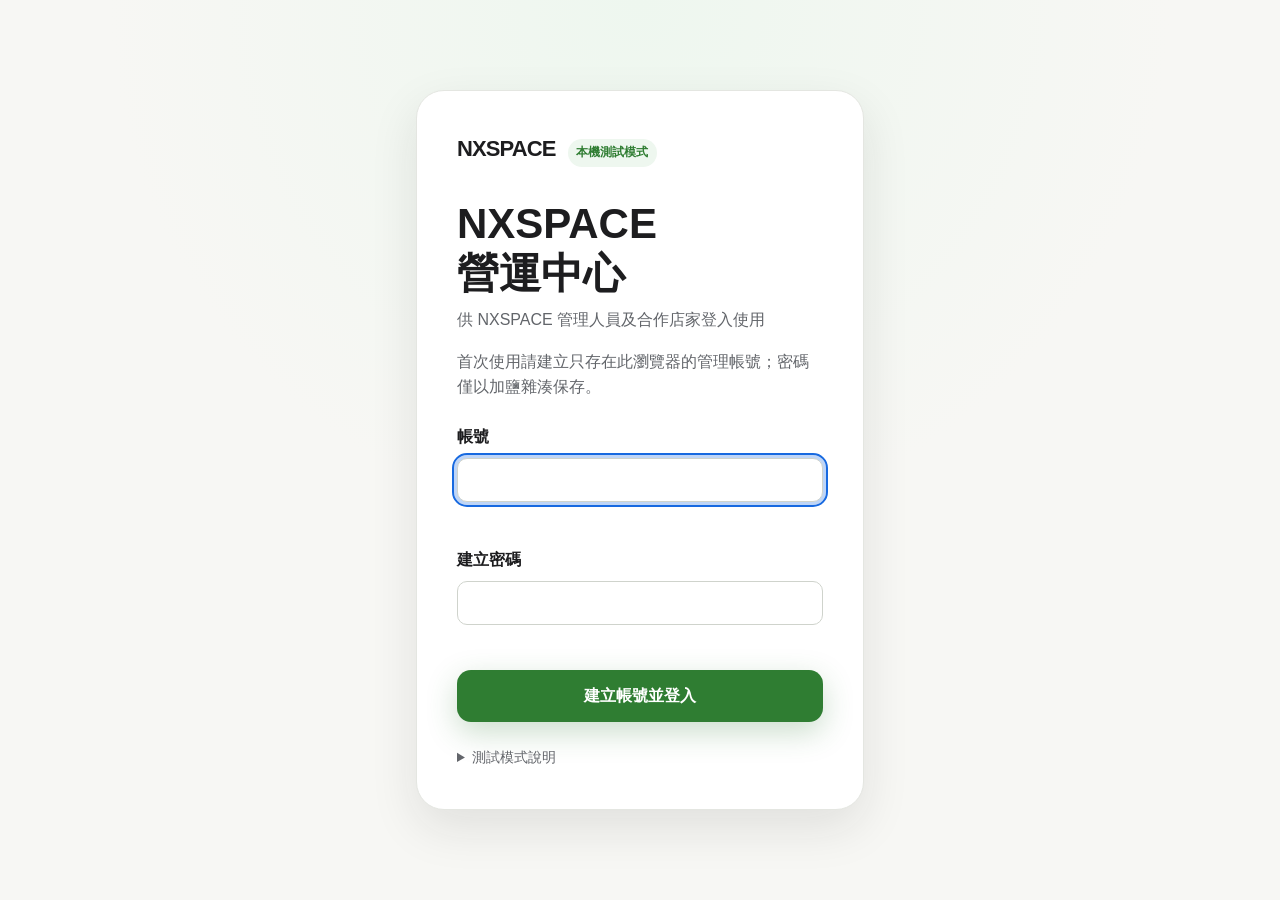
<file: admin/index.html>
<!DOCTYPE html>
<html lang="zh-Hant-TW">
<head>
  <meta charset="UTF-8">
  <meta name="viewport" content="width=device-width, initial-scale=1.0">
  <meta name="description" content="NXSPACE 本機 Demo 管理後台">
  <meta name="robots" content="noindex, nofollow">
  <meta name="theme-color" content="#20231f">
  <title>NXSPACE Dashboard</title>
  <link rel="stylesheet" href="../css/main.css">
  <link rel="stylesheet" href="../css/pages/dashboard.css">
</head>
<body class="dashboard-body">
  <div id="admin-app"></div>
  <div id="admin-live-region" class="sr-only" aria-live="polite"></div>
  <script type="module" src="../js/admin/admin-app.js"></script>
</body>
</html>
</file>
<file: css/main.css>
/* NXSPACE stylesheet entry point. Import order follows cascade ownership. */

@import "./tokens.css";
@import "./base.css";
@import "./layout.css";
@import "./utilities.css";

@import "./components/button.css";
@import "./components/badge.css";
@import "./components/header.css";
@import "./components/navigation.css";
@import "./components/footer.css";
@import "./components/hero.css";
@import "./components/section.css";
@import "./components/card.css";
@import "./components/event-card.css";
@import "./components/vendor-card.css";
@import "./components/product-card.css";
@import "./components/quick-entry-card.css";

@import "./pages/home.css";
@import "./pages/public-pages.css";
@import "./pages/rental-flows.css";
</file>
<file: css/pages/dashboard.css>
:root { --admin-sidebar: 17rem; --admin-sidebar-collapsed: 5rem; --admin-topbar: 4.25rem; }
.dashboard-body { margin: 0; background: var(--color-canvas); color: var(--color-text); }
.dashboard-body.is-admin-locked { overflow: hidden; }
.admin-auth-page { min-height: 100dvh; display: grid; place-items: center; padding: var(--space-6); background: radial-gradient(circle at 50% 0%, var(--color-surface-accent), var(--color-canvas) 48%); }
.admin-auth-card { width: min(100%, 28rem); padding: clamp(1.5rem, 5vw, 2.5rem); border: 1px solid var(--color-border); border-radius: var(--radius-2xl); background: var(--color-surface); box-shadow: var(--shadow-lg); }
.admin-auth-brand { display: inline-block; color: var(--color-text); font-weight: var(--font-weight-extrabold); letter-spacing: -.04em; text-decoration: none; font-size: var(--font-size-xl); }
.mode-chip { display: inline-flex; margin-left: var(--space-3); padding: .25rem .55rem; border-radius: var(--radius-pill); background: var(--color-surface-accent); color: var(--color-primary); font-size: var(--font-size-xs); font-weight: var(--font-weight-bold); }
.admin-auth-card h1 { margin: var(--space-8) 0 var(--space-2); font-size: var(--font-size-2xl); }
.admin-auth-card > p, .admin-page-header p, .admin-panel-heading p { color: var(--color-text-muted); }
.admin-auth-card form { display: grid; gap: var(--space-5); margin-top: var(--space-6); }
.admin-auth-card details { margin-top: var(--space-6); color: var(--color-text-muted); font-size: var(--font-size-sm); }
.admin-form-message { padding: var(--space-3); margin-top: var(--space-4); border-radius: var(--radius-md); background: #fef2f2; color: var(--color-danger); }
.admin-submit { width: 100%; }
.admin-shell { min-height: 100dvh; display: grid; grid-template-columns: var(--admin-sidebar) minmax(0, 1fr); transition: grid-template-columns var(--duration-normal) var(--easing-standard); }
.admin-shell.is-collapsed { grid-template-columns: var(--admin-sidebar-collapsed) minmax(0,1fr); }
.admin-sidebar { position: sticky; top: 0; z-index: var(--z-header); height: 100dvh; display: flex; flex-direction: column; gap: var(--space-4); padding: var(--space-4); overflow: hidden; background: #20231f; color: #fff; }
.admin-brand { min-height: 3rem; display: flex; align-items: center; gap: var(--space-3); padding: var(--space-2); white-space: nowrap; }
.admin-brand-mark { min-width: 2.5rem; height: 2.5rem; display: grid; place-items: center; border-radius: var(--radius-md); background: var(--color-primary); font-weight: 800; }
.admin-brand small { display: block; color: #aeb5ac; font-size: .65rem; letter-spacing: .12em; }
.admin-nav { display: grid; align-content: start; gap: var(--space-1); flex: 1; min-height: 0; overflow-y: auto; overscroll-behavior: contain; scrollbar-width: thin; }
.admin-nav-group { display: grid; gap: var(--space-1); }
.admin-workspace-group > summary { cursor: pointer; list-style: none; font-weight: 700; }
.admin-workspace-group > summary::-webkit-details-marker { display: none; }
.admin-workspace-group[open] > summary { color: #fff; background: rgb(255 255 255 / .06); }
.admin-workspace-links { padding-left: var(--space-3); }
.admin-workspace-group > summary a { color: inherit; text-decoration: none; }
.is-collapsed .admin-workspace-links { padding-left: 0; }
.admin-nav-group-title { margin: var(--space-4) var(--space-3) var(--space-1); color: #8f998d; font-size: .68rem; letter-spacing: .12em; }
.admin-nav-link { min-height: var(--touch-target); display: flex; align-items: center; gap: var(--space-3); padding: var(--space-2) var(--space-3); border-radius: var(--radius-md); color: #d8ddd6; text-decoration: none; white-space: nowrap; }
.admin-nav-link > span:first-child { min-width: 1.5rem; text-align: center; }
.admin-nav-link:hover, .admin-nav-link:focus-visible { background: rgb(255 255 255 / .08); color: #fff; }
.admin-nav-link.is-active { background: var(--color-primary); color: #fff; }
.is-collapsed .admin-nav-label { opacity: 0; pointer-events: none; }
.admin-workspace { min-width: 0; }
.admin-topbar { min-height: var(--admin-topbar); position: sticky; top: 0; z-index: 90; display: flex; align-items: center; justify-content: space-between; gap: var(--space-4); padding: var(--space-2) var(--page-gutter); border-bottom: 1px solid var(--color-border); background: var(--color-surface-glass); backdrop-filter: blur(18px); }
.admin-topbar-start, .admin-topbar-actions { display: flex; align-items: center; gap: var(--space-2); min-width: 0; }
[data-admin-breadcrumb] { color: var(--color-text-muted); font-size: var(--font-size-sm); white-space: nowrap; overflow: hidden; text-overflow: ellipsis; }
.admin-icon-button, .admin-user-button { min-width: var(--touch-target); min-height: var(--touch-target); display: inline-flex; align-items: center; justify-content: center; gap: var(--space-2); border: 1px solid var(--color-border); border-radius: var(--radius-md); background: var(--color-surface); color: var(--color-text); cursor: pointer; }
.admin-user-button { padding: 0 var(--space-3); }
.admin-avatar { width: 1.75rem; height: 1.75rem; display: grid; place-items: center; border-radius: 50%; background: var(--color-primary); color: #fff; font-size: var(--font-size-xs); }
.admin-user-menu { position: absolute; right: var(--page-gutter); top: calc(100% - .25rem); width: 14rem; max-width: calc(100vw - 2 * var(--page-gutter)); max-height: 80dvh; overflow-y: auto; overflow-wrap: anywhere; padding: var(--space-4); border: 1px solid var(--color-border); border-radius: var(--radius-lg); background: var(--color-surface); box-shadow: var(--shadow-md); }
.admin-user-menu small { display: block; color: var(--color-text-muted); }
.admin-user-menu [hidden] { display: none !important; }
.admin-user-menu form { display: grid; gap: .75rem; }
.admin-user-menu input { width: 100%; min-width: 0; }
.admin-user-menu button { width: 100%; min-height: var(--touch-target); margin-top: var(--space-3); border: 0; border-radius: var(--radius-md); color: var(--color-danger); cursor: pointer; }
.admin-global-search input { width: clamp(8rem, 18vw, 16rem); }
.admin-mobile-menu { display: none; }
.admin-main { min-height: calc(100dvh - var(--admin-topbar)); padding: clamp(1rem, 3vw, 2.5rem) var(--page-gutter); outline: none; }
#admin-page { max-width: 90rem; margin: auto; }
.admin-footer { max-width: 90rem; margin: var(--space-16) auto 0; padding-top: var(--space-6); border-top: 1px solid var(--color-border); color: var(--color-text-muted); font-size: var(--font-size-sm); }
.admin-page-header { display: flex; align-items: flex-start; justify-content: space-between; gap: var(--space-6); margin-bottom: var(--space-8); }
.admin-page-header h1 { margin: var(--space-1) 0; font-size: var(--font-size-2xl); }
.admin-eyebrow { color: var(--color-primary); font-size: var(--font-size-xs); font-weight: 800; letter-spacing: .14em; }
.admin-kpi-grid { display: grid; grid-template-columns: repeat(3,minmax(0,1fr)); gap: var(--space-4); }
.admin-kpi-grid article, .admin-panel { padding: var(--space-5); border: 1px solid var(--color-border); border-radius: var(--radius-xl); background: var(--color-surface); box-shadow: var(--shadow-sm); }
.admin-kpi-grid article { display: grid; gap: var(--space-2); }
.admin-kpi-grid span, .admin-kpi-grid small { color: var(--color-text-muted); }
.admin-kpi-grid strong { font-size: 2rem; }
.admin-home-grid { display: grid; grid-template-columns: minmax(0, .85fr) minmax(0, 1.15fr); gap: var(--space-5); margin-top: var(--space-5); }
.admin-panel-heading h2 { margin: 0; }
.admin-quick-actions { display: grid; grid-template-columns: repeat(2,minmax(0,1fr)); gap: var(--space-3); margin-top: var(--space-5); }
.admin-quick-actions a { min-height: var(--touch-target); display: flex; align-items: center; padding: var(--space-3); border: 1px solid var(--color-border); border-radius: var(--radius-md); color: var(--color-text); text-decoration: none; }
.admin-quick-actions a:hover { border-color: var(--color-primary); background: var(--color-surface-accent); }
.admin-activity-list { padding: 0; margin: var(--space-4) 0 0; list-style: none; }
.admin-activity-list li { display: grid; grid-template-columns: 5rem 1fr auto; gap: var(--space-3); padding: var(--space-3) 0; border-top: 1px solid var(--color-border); font-size: var(--font-size-sm); }
.admin-activity-list li span, .admin-activity-list time { color: var(--color-text-muted); }
.operations-agenda { display: grid; }
.operations-agenda article { min-width: 0; display: grid; grid-template-columns: 8rem minmax(0,1fr) auto; align-items: center; gap: var(--space-4); padding: var(--space-4) 0; border-top: 1px solid var(--color-border); }
.operations-agenda article > div { min-width: 0; display: grid; gap: var(--space-1); }
.operations-agenda article span { color: var(--color-text-muted); overflow-wrap: anywhere; }
.operations-tasks { margin: 0; padding: 0; list-style: none; }
.operations-tasks li { min-height: var(--touch-target); display: flex; align-items: center; justify-content: space-between; gap: var(--space-3); border-top: 1px solid var(--color-border); }
.merchant-operations-grid { display: grid; grid-template-columns: repeat(auto-fit,minmax(min(100%,20rem),1fr)); gap: var(--space-4); }
.merchant-operations-grid article { padding: var(--space-4); border: 1px solid var(--color-border); border-radius: var(--radius-lg); }
.merchant-operations-grid dl { display: grid; gap: var(--space-2); }
.merchant-operations-grid dl div { display: grid; grid-template-columns: minmax(7rem,.7fr) minmax(0,1fr); gap: var(--space-3); }
.merchant-operations-grid dd { margin: 0; overflow-wrap: anywhere; }
.venue-activity-list { display: grid; grid-template-columns: repeat(auto-fit,minmax(min(100%,24rem),1fr)); gap: var(--space-4); margin-top: var(--space-5); }
.venue-activity-card { min-width: 0; padding: var(--space-5); border: 1px solid var(--color-border); border-radius: var(--radius-xl); background: var(--color-surface); }
.venue-activity-card header { display: flex; align-items: flex-start; justify-content: space-between; gap: var(--space-3); }
.venue-activity-card header > div { min-width: 0; }
.venue-activity-card h2 { margin: var(--space-1) 0; overflow-wrap: anywhere; }
.venue-activity-card dl { display: grid; gap: var(--space-2); }
.venue-activity-card dl div { display: grid; grid-template-columns: 7rem minmax(0,1fr); gap: var(--space-3); border-top: 1px solid var(--color-border); padding-top: var(--space-2); }
.venue-activity-card dd { margin: 0; overflow-wrap: anywhere; }
.venue-section-form fieldset { display: grid; grid-template-columns: repeat(2,minmax(0,1fr)); gap: var(--space-4); margin: 0; padding: var(--space-5); border: 1px solid var(--color-border); border-radius: var(--radius-lg); }
.venue-section-form legend { padding-inline: var(--space-2); font-weight: var(--font-weight-bold); }
.venue-section-form .check-field { min-height: var(--touch-target); display: flex; align-items: center; gap: var(--space-2); }
.commerce-card-grid { display: grid; grid-template-columns: repeat(auto-fit,minmax(min(100%,20rem),1fr)); gap: var(--space-4); margin-top: var(--space-5); }
.commerce-card { min-width: 0; display: grid; align-content: start; gap: var(--space-3); padding: var(--space-5); border: 1px solid var(--color-border); border-radius: var(--radius-xl); background: var(--color-surface); }
.commerce-card img { width: 100%; aspect-ratio: 1; object-fit: cover; border-radius: var(--radius-lg); background: var(--color-surface-muted); }
.commerce-card h2, .commerce-card p { margin: 0; overflow-wrap: anywhere; }
.commerce-card details { padding: var(--space-3); border-radius: var(--radius-md); background: var(--color-surface-muted); }
.commerce-section-form fieldset { display: grid; grid-template-columns: repeat(2,minmax(0,1fr)); gap: var(--space-4); padding: var(--space-5); border: 1px solid var(--color-border); border-radius: var(--radius-lg); }
.commerce-section-form legend { padding-inline: var(--space-2); font-weight: var(--font-weight-bold); }
.commerce-section-form .check-field { min-height: var(--touch-target); display: flex; align-items: center; gap: var(--space-2); }
[data-image-preview] { width: min(100%,24rem); aspect-ratio: 1; object-fit: cover; border-radius: var(--radius-lg); }
[data-image-info] { display: grid; grid-template-columns: repeat(2,minmax(0,1fr)); gap: var(--space-2); }
[data-image-info] div { padding: var(--space-2); border-radius: var(--radius-md); background: var(--color-surface-muted); }
[data-image-info] dd { margin: 0; font-weight: var(--font-weight-bold); }
.admin-toolbar { display: flex; align-items: center; flex-wrap: wrap; gap: var(--space-3); padding: var(--space-4); border: 1px solid var(--color-border); border-radius: var(--radius-lg); background: var(--color-surface); }
.admin-toolbar input, .admin-toolbar select { min-width: 10rem; }
.admin-result-count { margin-left: auto; color: var(--color-text-muted); }
.admin-table-wrap { margin-top: var(--space-4); overflow-x: auto; border: 1px solid var(--color-border); border-radius: var(--radius-lg); background: var(--color-surface); }
.admin-table { width: 100%; min-width: 47rem; border-collapse: collapse; }
.admin-table th, .admin-table td { padding: var(--space-4); border-bottom: 1px solid var(--color-border); text-align: left; vertical-align: middle; }
.admin-table th { background: var(--color-surface-muted); color: var(--color-text-muted); font-size: var(--font-size-xs); text-transform: uppercase; letter-spacing: .06em; }
.admin-table td small { display: block; color: var(--color-text-muted); margin-top: var(--space-1); }
.admin-status { display: inline-flex; padding: .25rem .55rem; border-radius: var(--radius-pill); font-size: var(--font-size-xs); font-weight: 700; }
.admin-status.is-published { background: #dcfce7; color: var(--color-success); }
.admin-status.is-draft { background: #fef3c7; color: var(--color-warning); }
.admin-status.is-archived { background: var(--color-surface-muted); color: var(--color-text-muted); }
.admin-row-actions { display: flex; justify-content: flex-end; gap: var(--space-1); }
.admin-row-actions button { min-height: var(--touch-target); padding: 0 var(--space-2); border: 0; background: transparent; color: var(--color-primary); cursor: pointer; }
.admin-row-actions button:last-child { color: var(--color-danger); }
.admin-pagination { display: flex; justify-content: center; align-items: center; gap: var(--space-4); margin-top: var(--space-5); }
.admin-empty, .admin-state { padding: var(--space-12); text-align: center; color: var(--color-text-muted); }
.admin-state { max-width: 36rem; margin: 10vh auto; }
.admin-state-code { font-size: var(--font-size-display); font-weight: 800; color: var(--color-border-strong); }
.admin-drawer[hidden] { display: none; }
.admin-drawer { position: fixed; inset: 0; z-index: var(--z-modal); display: grid; grid-template-columns: 1fr minmax(20rem, 38rem); }
.admin-drawer-backdrop { background: var(--color-overlay); }
.admin-drawer > section { height: 100dvh; overflow-y: auto; padding: var(--space-6); background: var(--color-surface); box-shadow: var(--shadow-panel); }
.admin-drawer-header { display: flex; justify-content: space-between; align-items: flex-start; position: sticky; top: calc(var(--space-6) * -1); z-index: 2; margin: calc(var(--space-6) * -1) calc(var(--space-6) * -1) var(--space-5); padding: var(--space-5) var(--space-6); border-bottom: 1px solid var(--color-border); background: var(--color-surface); }
.admin-drawer-header h2 { margin: var(--space-1) 0 0; }
.admin-drawer form { display: grid; gap: var(--space-5); }
.admin-field { display: grid; gap: var(--space-2); font-weight: 600; }
.admin-field input, .admin-field select, .admin-field textarea, .admin-toolbar input, .admin-toolbar select { width: 100%; min-height: var(--touch-target); border: 1px solid var(--color-border-strong); border-radius: var(--radius-md); padding: var(--space-2) var(--space-3); background: var(--color-surface); color: var(--color-text); font: inherit; }
.admin-field textarea { resize: vertical; }
.admin-field [aria-invalid="true"] { border-color: var(--color-danger); box-shadow: 0 0 0 2px rgb(153 27 27 / .14); }
.admin-field-error { min-height: 1.25em; color: var(--color-danger); font-size: var(--font-size-sm); font-weight: 400; }
.admin-image-preview { min-height: 5rem; display: grid; place-items: center; overflow: hidden; border-radius: var(--radius-md); background: var(--color-surface-muted); color: var(--color-text-muted); font-size: var(--font-size-sm); }
.admin-image-preview img { width: 100%; max-height: 14rem; object-fit: cover; }
.admin-sticky-actions { position: sticky; bottom: calc(var(--space-6) * -1); display: flex; justify-content: flex-end; gap: var(--space-3); margin: var(--space-5) calc(var(--space-6) * -1) calc(var(--space-6) * -1); padding: var(--space-4) var(--space-6); border-top: 1px solid var(--color-border); background: var(--color-surface-glass); backdrop-filter: blur(16px); }
.admin-dialog { max-width: 28rem; padding: var(--space-6); border: 0; border-radius: var(--radius-xl); box-shadow: var(--shadow-lg); }
.admin-dialog::backdrop { background: var(--color-overlay); }
.admin-dialog-actions { display: flex; justify-content: flex-end; gap: var(--space-3); margin-top: var(--space-6); }
.admin-toast-region { position: fixed; right: var(--space-5); bottom: var(--space-5); z-index: calc(var(--z-modal) + 10); display: grid; gap: var(--space-2); }
.admin-toast { max-width: min(22rem, calc(100vw - 2rem)); padding: var(--space-3) var(--space-4); border-radius: var(--radius-md); background: #20231f; color: #fff; box-shadow: var(--shadow-md); opacity: 0; transform: translateY(.5rem); transition: opacity var(--duration-fast), transform var(--duration-fast); }
.admin-toast.is-visible { opacity: 1; transform: none; }
.admin-toast.is-danger { background: var(--color-danger); }
.admin-toast.is-info { background: var(--color-info); }
.admin-loading { min-height: 40vh; display: grid; place-items: center; align-content: center; gap: var(--space-3); color: var(--color-text-muted); }
.admin-loading span { width: 2rem; height: 2rem; border: 3px solid var(--color-border); border-top-color: var(--color-primary); border-radius: 50%; animation: admin-spin .8s linear infinite; }
.admin-backdrop { display: none; }
@keyframes admin-spin { to { transform: rotate(360deg); } }

@media (max-width: 64rem) {
  .admin-kpi-grid { grid-template-columns: repeat(2,minmax(0,1fr)); }
  .admin-home-grid { grid-template-columns: 1fr; }
  .admin-global-search { display: none; }
}
@media (max-width: 52rem) {
  .admin-shell, .admin-shell.is-collapsed { display: block; }
  .admin-sidebar { position: fixed; left: 0; transform: translateX(-105%); width: min(82vw, 18rem); transition: transform var(--duration-normal) var(--easing-standard); }
  .admin-shell.is-menu-open .admin-sidebar { transform: none; }
  .admin-shell.is-menu-open .admin-backdrop { display: block; position: fixed; inset: 0; z-index: 99; background: var(--color-overlay); }
  .admin-nav-label { opacity: 1 !important; }
  .admin-mobile-menu { display: inline-flex; }
  .admin-collapse { display: none; }
  .admin-user-button > span:last-child { display: none; }
  .admin-drawer { grid-template-columns: 1fr; }
  .admin-drawer-backdrop { display: none; }
  .admin-drawer > section { width: 100%; }
}
@media (max-width: 40rem) {
  .admin-main { padding-inline: var(--space-4); }
  .admin-page-header { display: grid; }
  .admin-page-header .btn { width: 100%; }
  .admin-kpi-grid { grid-template-columns: 1fr; }
  .admin-quick-actions { grid-template-columns: 1fr; }
  .admin-toolbar > * { width: 100%; }
  .admin-result-count { margin-left: 0; }
  .admin-activity-list li { grid-template-columns: 4.5rem 1fr; }
  .admin-activity-list time { grid-column: 2; }
  .admin-topbar { padding-inline: var(--space-3); }
  [data-admin-breadcrumb] { max-width: 9rem; }
  .admin-drawer > section { padding: var(--space-4); }
  .admin-drawer-header { top: calc(var(--space-4) * -1); margin: calc(var(--space-4) * -1) calc(var(--space-4) * -1) var(--space-4); padding: var(--space-4); }
  .admin-sticky-actions { bottom: calc(var(--space-4) * -1); margin: var(--space-4) calc(var(--space-4) * -1) calc(var(--space-4) * -1); padding: var(--space-3) var(--space-4); }
  .operations-agenda article { grid-template-columns: 1fr; gap: var(--space-2); }
  .operations-agenda .admin-status { justify-self: start; }
  .merchant-operations-grid dl div { grid-template-columns: 1fr; gap: 0; }
  .venue-section-form fieldset { grid-template-columns: 1fr; padding: var(--space-4); }
  .venue-activity-card header { display: grid; }
  .venue-activity-card dl div { grid-template-columns: 1fr; gap: 0; }
  .commerce-section-form fieldset, [data-image-info] { grid-template-columns: 1fr; padding: var(--space-4); }
}
@media (prefers-reduced-motion: reduce) {
  .admin-shell, .admin-sidebar, .admin-toast { transition: none; }
  .admin-loading span { animation-duration: 2s; }
}

.admin-header-actions { display: flex; flex-wrap: wrap; gap: var(--space-2); }
.admin-bulk-bar { position: sticky; bottom: var(--space-4); z-index: 20; display: flex; align-items: center; justify-content: center; flex-wrap: wrap; gap: var(--space-3); max-width: 52rem; margin: var(--space-4) auto; padding: var(--space-3); border: 1px solid var(--color-border-strong); border-radius: var(--radius-lg); background: var(--color-surface-glass); box-shadow: var(--shadow-md); backdrop-filter: blur(16px); }
.admin-bulk-bar[hidden] { display: none; }
.summary-panel, .sensitive-panel { padding: var(--space-4); border: 1px solid var(--color-border); border-radius: var(--radius-lg); background: var(--color-surface-muted); }
.summary-panel button, .sensitive-panel button { min-height: var(--touch-target); }
.sensitive-panel dl { display: grid; grid-template-columns: 6rem 1fr; gap: var(--space-2); }
.availability-admin-grid { display: grid; grid-template-columns: minmax(0, 1.4fr) minmax(16rem, .6fr); gap: var(--space-5); }
.availability-legend { display: grid; gap: var(--space-3); padding: 0; list-style: none; }
.availability-dot { width: .75rem; height: .75rem; display: inline-block; margin-right: var(--space-2); border-radius: 50%; background: var(--color-info); }
.availability-dot.is-blocked { background: var(--color-danger); }.availability-dot.is-maintenance { background: var(--color-warning); }.availability-dot.is-event { background: #7c3aed; }.availability-dot.is-open { background: var(--color-success); }
.availability-entry { display: grid; grid-template-columns: auto 1fr auto; gap: var(--space-3); align-items: start; padding: var(--space-4) 0; border-bottom: 1px solid var(--color-border); }
.availability-entry p { margin: var(--space-1) 0; }.availability-entry small { color: var(--color-text-muted); }.availability-entry button { min-height: var(--touch-target); border: 0; background: transparent; color: var(--color-danger); }
.availability-calendar-heading { display: flex; align-items: center; justify-content: space-between; }
.availability-weekdays, .availability-days { display: grid; grid-template-columns: repeat(7, minmax(0, 1fr)); gap: 2px; }
.availability-weekdays span { padding: var(--space-2); color: var(--color-text-muted); text-align: center; font-size: var(--font-size-xs); }
.availability-day { min-height: 2.75rem; display: grid; place-items: center; border-radius: var(--radius-sm); background: var(--color-surface-muted); }
.availability-day.is-blank { background: transparent; }.availability-day.is-blocked { background: #fee2e2; color: var(--color-danger); }.availability-day.is-maintenance { background: #fef3c7; color: var(--color-warning); }.availability-day.is-event { background: #ede9fe; color: #6d28d9; }.availability-day.is-open { background: #dcfce7; color: var(--color-success); }
.audit-timeline { margin-top: var(--space-8); border-top: 1px solid var(--color-border); padding-top: var(--space-5); }.audit-timeline ol { padding-left: var(--space-5); }.audit-timeline li { padding: var(--space-2); }.audit-timeline time { display: block; color: var(--color-text-muted); font-size: var(--font-size-sm); }
@media (max-width: 52rem) { .availability-admin-grid { grid-template-columns: 1fr; } }
@media (max-width: 40rem) { .admin-header-actions, .admin-header-actions .btn { width: 100%; } .admin-bulk-bar > * { width: 100%; } }
@media print { .admin-sidebar, .admin-topbar, .admin-drawer-backdrop, .admin-sticky-actions, .admin-toast-region { display: none !important; } .admin-shell { display: block; } .admin-drawer { position: static; display: block; } .admin-drawer > section { height: auto; overflow: visible; box-shadow: none; } }

.role-grid, .governance-grid { display: grid; grid-template-columns: repeat(2, minmax(0, 1fr)); gap: var(--space-5); }
.role-card { display: grid; gap: var(--space-4); }.role-card > div:first-child { display: flex; align-items: center; justify-content: space-between; gap: var(--space-3); }.role-card h2 { margin: 0; }
.permission-fieldset, .permission-matrix fieldset { display: grid; gap: var(--space-2); padding: var(--space-4); border: 1px solid var(--color-border); border-radius: var(--radius-lg); }
.permission-fieldset label, .permission-matrix label { min-height: var(--touch-target); display: flex; align-items: center; gap: var(--space-2); font-size: var(--font-size-sm); }
.permission-fieldset input, .permission-matrix input { width: 1.15rem; height: 1.15rem; }
.permission-matrix { display: grid; gap: var(--space-4); }.permission-matrix legend { font-weight: var(--font-weight-bold); text-transform: capitalize; }
.permission-matrix details { border: 1px solid var(--color-border); border-radius: var(--radius-lg); background: var(--color-surface); }
.permission-matrix summary { min-height: var(--touch-target); padding: var(--space-3) var(--space-4); cursor: pointer; font-weight: var(--font-weight-bold); }
.permission-matrix details fieldset { border: 0; border-top: 1px solid var(--color-border); border-radius: 0; }
.permission-matrix label { flex-wrap: wrap; }
.permission-matrix label small { width: 100%; padding-left: 1.75rem; color: var(--color-text-subtle); font-size: var(--font-size-xs); }
.permission-risk { margin-left: auto; padding: 0.1rem var(--space-2); border-radius: var(--radius-pill); background: color-mix(in srgb, var(--color-danger) 12%, transparent); color: var(--color-danger); font-size: var(--font-size-xs); }
.settings-form { display: grid; grid-template-columns: repeat(2, minmax(0, 1fr)); gap: var(--space-5); }.settings-form .btn { align-self: end; }
.backup-panel { margin-top: var(--space-5); }.backup-panel .btn { margin: var(--space-2); }.backup-panel pre { max-height: 15rem; overflow: auto; padding: var(--space-4); border-radius: var(--radius-md); background: #20231f; color: #eef7ef; white-space: pre-wrap; }
.settings-summary { display: grid; grid-template-columns: 8rem 1fr; gap: var(--space-3); }.settings-summary dt { color: var(--color-text-muted); }.settings-summary dd { margin: 0; font-weight: var(--font-weight-semibold); }
@media (max-width: 52rem) { .role-grid, .governance-grid { grid-template-columns: 1fr; }.settings-form { grid-template-columns: 1fr; } }

.acceptance-summary { margin-bottom: var(--space-5); }
.acceptance-status { display: flex; align-items: center; justify-content: space-between; gap: var(--space-4); padding: var(--space-4) var(--space-5); border: 1px solid var(--color-border); border-radius: var(--radius-lg); background: var(--color-surface); }
.acceptance-status.is-ready { border-color: #86b98b; background: var(--color-surface-accent); color: var(--color-success); }
.acceptance-status.is-attention { border-color: #e4b878; background: #fff8e8; color: var(--color-warning); }
.acceptance-status span { color: var(--color-text-muted); font-size: var(--font-size-sm); }
.acceptance-checks { display: grid; grid-template-columns: repeat(2, minmax(0, 1fr)); gap: var(--space-2) var(--space-6); }
.acceptance-check { min-height: var(--touch-target); display: grid; grid-template-columns: auto minmax(0, 1fr) auto; align-items: center; gap: var(--space-3); padding: var(--space-3); border-bottom: 1px solid var(--color-border); }
.acceptance-check strong { font-family: var(--font-family-mono); font-size: var(--font-size-xs); }
.status-dot { width: .65rem; height: .65rem; border-radius: 50%; background: var(--color-text-muted); }
.status-dot.is-success { background: var(--color-success); }
.status-dot.is-danger { background: var(--color-danger); }
.admin-grid-two { display: grid; grid-template-columns: repeat(2, minmax(0, 1fr)); gap: var(--space-5); margin-block: var(--space-5); }
.acceptance-list { padding-left: var(--space-5); color: var(--color-text-muted); }
.acceptance-groups { display: grid; gap: var(--space-4); }
.acceptance-group { border: 1px solid var(--color-border); border-radius: var(--radius-lg); padding: var(--space-4); }
.acceptance-group h3 { margin-top: 0; }
.acceptance-record { display: grid; grid-template-columns: minmax(13rem, 1.2fr) minmax(12rem, 1fr) auto auto; gap: var(--space-3); align-items: end; padding: var(--space-3) 0; border-top: 1px solid var(--color-border); }
.acceptance-record label { display: grid; gap: var(--space-1); }
.acceptance-record select, .acceptance-record input { width: 100%; min-height: var(--touch-target); }
.acceptance-record small { color: var(--color-text-muted); }
.schema-row { display: flex; justify-content: space-between; gap: var(--space-4); padding: var(--space-2) 0; border-bottom: 1px solid var(--color-border); }
.integrity-results { margin-top: var(--space-4); padding: var(--space-3); border: 1px solid var(--color-warning); border-radius: var(--radius-md); }
.success-message { color: var(--color-success); }
.acceptance-list.is-complete li::marker { color: var(--color-success); }
.acceptance-list.is-incomplete li::marker { color: var(--color-warning); }
.acceptance-flow { columns: 2; padding-left: var(--space-6); }
.acceptance-flow.is-compact { columns: 3; }
.acceptance-flow li { break-inside: avoid; margin-bottom: var(--space-2); }
.file-button { position: relative; overflow: hidden; }
.file-button input { position: absolute; width: 1px; height: 1px; opacity: 0; }
.demo-reset-panel .admin-actions { display: flex; flex-wrap: wrap; gap: var(--space-3); }
.reset-preview { margin-top: var(--space-4); padding: var(--space-4); border-radius: var(--radius-md); background: var(--color-surface-muted); color: var(--color-text-muted); }
@media (max-width: 64rem) { .acceptance-record { grid-template-columns: 1fr 1fr auto; } .acceptance-record small { grid-column: 1 / -1; } .acceptance-flow.is-compact { columns: 2; } }
@media (max-width: 52rem) { .acceptance-checks, .admin-grid-two { grid-template-columns: 1fr; } .acceptance-flow, .acceptance-flow.is-compact { columns: 1; } }
@media (max-width: 40rem) { .acceptance-status { align-items: flex-start; flex-direction: column; } .acceptance-record { grid-template-columns: 1fr; } .acceptance-record small { grid-column: auto; } .demo-reset-panel .btn, .demo-reset-panel .file-button { width: 100%; } }
.merchant-order-grid{display:grid;grid-template-columns:repeat(auto-fit,minmax(min(100%,20rem),1fr));gap:var(--space-4)}
.merchant-order-card{display:grid;gap:var(--space-3);padding:var(--space-5);border:1px solid var(--color-border);border-radius:var(--radius-xl);background:var(--color-surface)}
.merchant-order-card header{display:flex;justify-content:space-between;gap:var(--space-3)}.merchant-order-card h3{margin:0}.merchant-order-card ul{margin:0;padding-left:1.25rem}.merchant-order-card li small{display:block;color:var(--color-text-muted)}.merchant-pickup{padding:var(--space-3);border-radius:var(--radius-md);background:var(--color-surface-accent);font-size:var(--font-size-lg);font-weight:var(--font-weight-bold)}
.merchant-order-card .btn{min-height:var(--touch-target)}.notification-log{display:grid;gap:var(--space-3)}.notification-log article{display:grid;gap:var(--space-1);padding:var(--space-3);border-bottom:1px solid var(--color-border)}
.merchant-settings-grid,.merchant-product-grid,.notification-cards{display:grid;grid-template-columns:repeat(auto-fit,minmax(min(100%,20rem),1fr));gap:var(--space-4);margin-block:var(--space-5)}
.merchant-setting-card header,.notification-card header{display:flex;justify-content:space-between;gap:var(--space-3)}.merchant-setting-card h2{margin:0}.merchant-setting-card dl,.notification-card dl{display:grid;gap:var(--space-2)}.merchant-setting-card dl div,.notification-card dl div{display:flex;justify-content:space-between;gap:var(--space-3)}
.merchant-product-card,.notification-card{display:grid;gap:var(--space-3);padding:var(--space-4);border:1px solid var(--color-border);border-radius:var(--radius-xl);background:var(--color-surface)}.merchant-product-card{grid-template-columns:auto minmax(0,1fr);align-items:center}.merchant-product-card img{border-radius:var(--radius-md);object-fit:cover}.merchant-product-card>div:last-child{grid-column:1/-1}.merchant-product-card span{display:block;color:var(--color-text-muted)}
.preview-banner{display:flex;min-height:var(--touch-target);padding:var(--space-3) var(--space-5);align-items:center;justify-content:center;gap:var(--space-4);background:color-mix(in srgb,var(--color-warning) 18%,var(--color-surface));color:var(--color-text)}.preview-banner .btn{margin-left:auto}.notification-card time,.notification-card small{color:var(--color-text-muted)}
@media(max-width:40rem){.preview-banner{align-items:stretch;flex-direction:column}.preview-banner .btn{width:100%;margin-left:0}.merchant-product-card{grid-template-columns:1fr}.merchant-product-card>div:last-child{grid-column:auto}.merchant-product-card img{width:100%;height:auto;aspect-ratio:3/2}}

.pos-layout{display:grid;grid-template-columns:minmax(0,1.7fr) minmax(18rem,.8fr);gap:var(--space-5);align-items:start}
.pos-catalog,.pos-checkout{display:grid;gap:var(--space-4)}.pos-checkout{position:sticky;top:var(--space-4)}
.pos-product-grid{display:grid;grid-template-columns:repeat(auto-fill,minmax(min(100%,13rem),1fr));gap:var(--space-3)}
.pos-product-card{display:grid;grid-template-columns:4.5rem minmax(0,1fr) 4rem;gap:var(--space-3);align-items:center;padding:var(--space-3);border:1px solid var(--color-border);border-radius:var(--radius-lg);background:var(--color-surface)}
.pos-product-card img{width:4.5rem;aspect-ratio:1/1;object-fit:cover;border-radius:var(--radius-md)}
.pos-product-card div{min-width:0}.pos-product-card strong,.pos-product-card small,.pos-product-card span{display:block}.pos-product-card small,.pos-product-card span{color:var(--color-text-muted)}
.pos-product-card input{width:100%;min-height:var(--touch-target);font-size:1rem;text-align:center}
.pos-total{display:flex;justify-content:space-between;align-items:center;padding-block:var(--space-4);border-block:1px solid var(--color-border);font-size:var(--font-size-lg)}
.pos-total strong{font-size:var(--font-size-xl)}.pos-kpis{grid-template-columns:repeat(6,minmax(0,1fr))}
[data-order-card][hidden],[data-product-name][hidden]{display:none}
@media(max-width:64rem){.pos-layout{grid-template-columns:1fr}.pos-checkout{position:static}.pos-kpis{grid-template-columns:repeat(3,minmax(0,1fr))}}
@media(max-width:40rem){.pos-kpis{grid-template-columns:repeat(2,minmax(0,1fr))}.pos-product-card{grid-template-columns:4rem minmax(0,1fr) 3.5rem}.pos-product-card img{width:4rem}.pos-layout .admin-panel{padding:var(--space-3)}[data-pos-page] .admin-toolbar{align-items:stretch;flex-direction:column}[data-pos-page] .admin-toolbar .admin-field{width:100%}.merchant-order-card .admin-row-actions .btn{flex:1 1 45%}}
[data-registration-admin] .commerce-card img{width:100%;aspect-ratio:3/2;object-fit:cover;border-radius:var(--radius-lg)}
[data-registration-admin] .merchant-order-card h2{overflow-wrap:anywhere}
@media(max-width:40rem){[data-registration-admin] .admin-toolbar{align-items:stretch;flex-direction:column}[data-registration-admin] .admin-toolbar .btn,[data-registration-admin] .admin-toolbar .admin-field{width:100%}}

/* Phase 2: status board. Swipe only changes the viewport. */
.order-board-tabs { display:flex; gap:.5rem; flex-wrap:wrap; margin:1rem 0; }
.order-board { position:relative; display:flex; gap:1rem; overflow-x:auto; scroll-snap-type:x mandatory; overscroll-behavior-x:contain; padding:.25rem 0 1rem; max-width:100%; }
.order-board-column { flex:0 0 320px; min-width:0; scroll-snap-align:start; padding:.75rem; border:1px solid var(--color-border, #ddd); border-radius:12px; background:var(--color-surface, #faf9f6); }
.order-board-column > h2 { font-size:1.1rem; margin:0 0 1rem; }
.order-board-column .merchant-order-card { margin-bottom:.75rem; min-width:0; overflow-wrap:anywhere; }
.order-board-column .admin-row-actions { flex-wrap:wrap; }
@media(max-width:600px) { .order-board-column { flex-basis:calc(100% - 1rem); } .order-board-tabs .btn { min-height:44px; } }

.order-board { align-items:flex-start; }
.order-board-summary { padding:.65rem .9rem; border-radius:8px; background:var(--color-surface, #fff); }
.admin-auth-card [hidden],
.admin-auth-card [data-status]:empty { display: none !important; }
.dashboard-body .skip-link {
  position: fixed;
  top: 1rem;
  left: 1rem;
  z-index: var(--z-modal, 100);
  padding: 0.75rem 1rem;
  border-radius: var(--radius-md);
  background: var(--color-text);
  color: var(--color-primary-contrast);
  transform: translateY(calc(-100% - 1rem));
}

.dashboard-body .skip-link:focus {
  transform: translateY(0);
}
</file>
